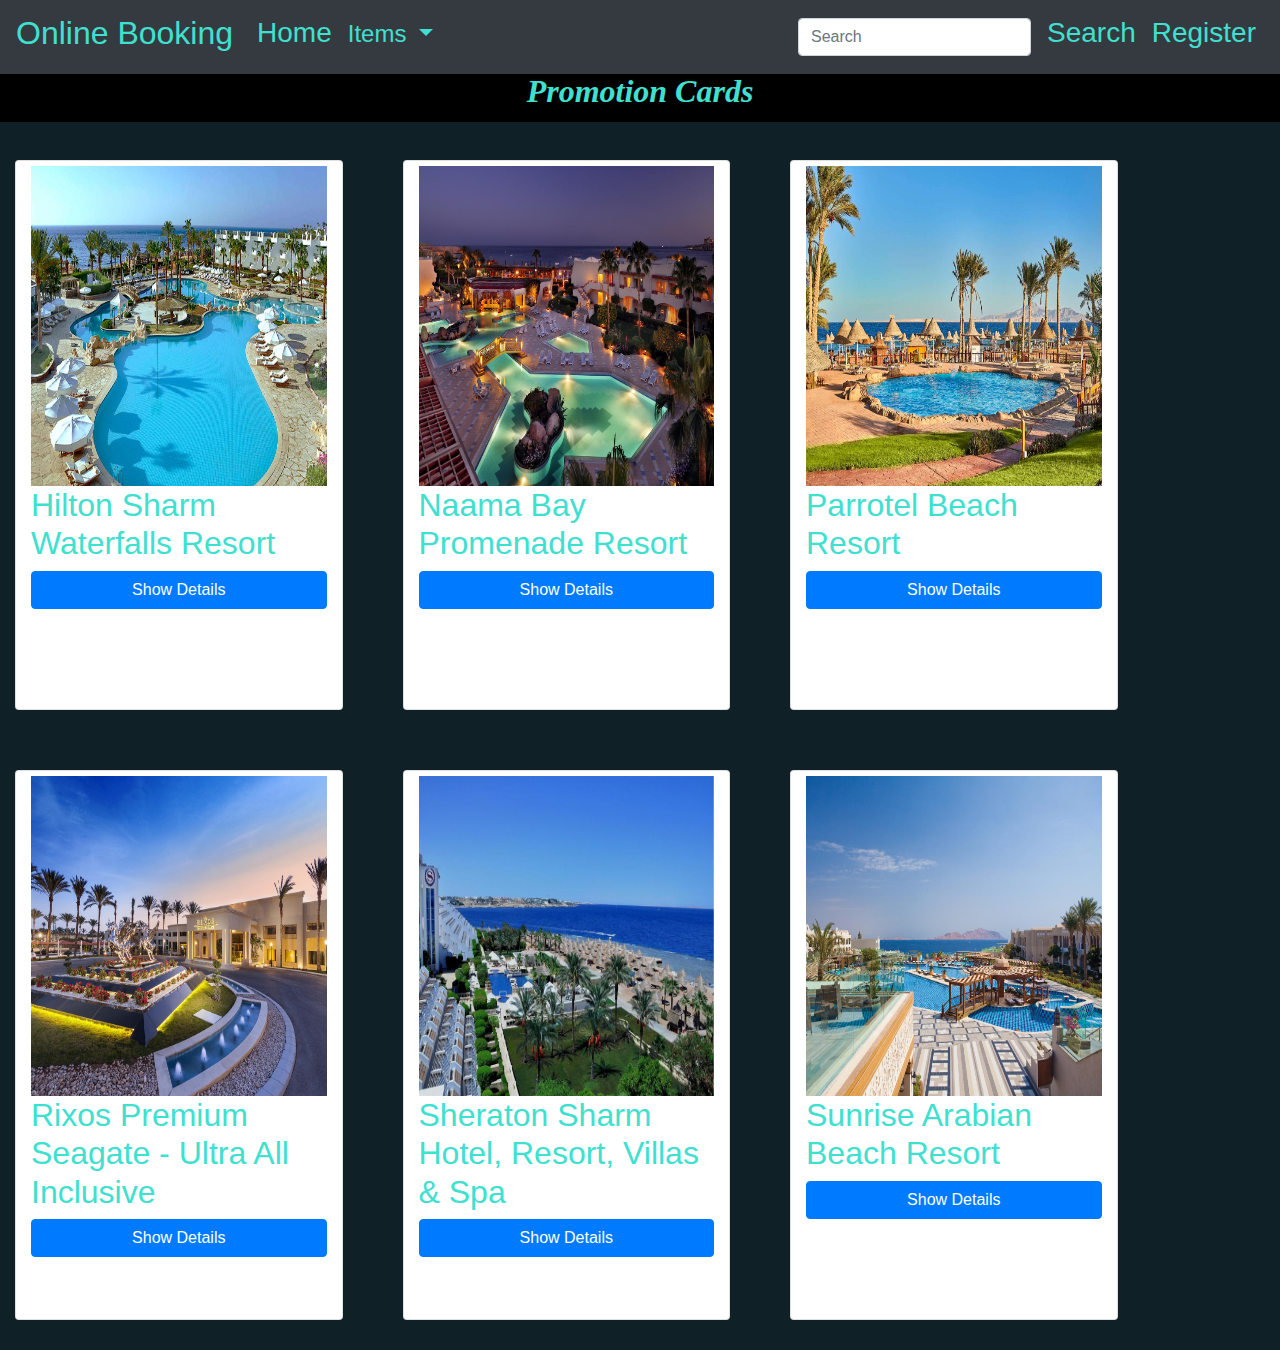
<file: index.html>
<!DOCTYPE html>
<html>
<head>
  <title>Online Booking</title>
  <meta charset="utf-8">
  <meta name="viewport" content="width=device-width, initial-scale=1">
  <link rel="stylesheet" href="css/style.css">
  <link rel="stylesheet" href="https://maxcdn.bootstrapcdn.com/bootstrap/4.5.2/css/bootstrap.min.css">
  <script src="https://ajax.googleapis.com/ajax/libs/jquery/3.5.1/jquery.min.js"></script>
  <script src="https://cdnjs.cloudflare.com/ajax/libs/popper.js/1.16.0/umd/popper.min.js"></script>
  <script src="https://maxcdn.bootstrapcdn.com/bootstrap/4.5.2/js/bootstrap.min.js"></script>
 
 </head>
 <body class="indexBody">
   <header>
    <nav class="navbar navbar-expand-lg
     navbar-dark bg-dark fixed-top">
      <a class="navbar-brand" href="#"><h2 class="font-color">Online Booking</h2></a>
      <button class="navbar-toggler" type="button" data-toggle="collapse" data-target="#navbarSupportedContent" aria-controls="navbarSupportedContent" aria-expanded="false" aria-label="Toggle navigation">
        <span class="navbar-toggler-icon"></span>
      </button>
    
      <div class="collapse navbar-collapse" id="navbarSupportedContent">
        <ul class="navbar-nav mr-auto">
          <li class="nav-item active">
            <a class="nav-link" href="#"><h3 class="font-color">Home</h3><span class="sr-only">(current)</span></a>
          </li>
          <li class="nav-item dropdown">
            <a class="nav-link dropdown-toggle" href="#" id="navbarDropdown" role="button" data-toggle="dropdown" aria-haspopup="true" aria-expanded="false">
              Items
            </a>
            <div id="dropdownMenu" class="dropdown-menu" aria-labelledby="navbarDropdown">
              <a class="dropdown-item " href="#"><span class="font-color">Item1</span></a>
              <a class="dropdown-item" href="#"><span class="font-color">Item2</span></a>
              <div class="dropdown-divider"></div>
              <a class="dropdown-item" href="#"><span class="font-color">Items</span></a>
            </div>
          </li>        
        </ul>
        <form class="form-inline my-2 my-lg-0">
          <input class="form-control mr-sm-2" type="search" placeholder="Search" aria-label="Search">           
          <ul class="navbar-nav mr-auto">
            <li>
              <a class="nav-link" href="#"><h3 class="font-color">Search</h3></a>
            </li>
            <li class="nav-item active">
             <a class="nav-link" href="register.html"><h3 class="font-color">Register</h3> </a>
            </li>
        </form>
      </div>
    </nav>
   </header><br><br><br>
    <!--------------------------------------------------------->
    <button class="upBotton">UP</button>
    <!--------------------------------------------------------->
    <section>
      <h1 class="promotionCards">Promotion Cards</h1>
      <div class="row">
        <div class="col-lg-3 col-md-4 col-sm-10 card">
          <img src="/images/Hilton_Waterfalls.jpg" alt="Hilton Waterfalls Resort" class="imgCard">
          <h2 class="font-color">Hilton Sharm Waterfalls Resort</h2>
          <button class="showDetails btn btn-primary">Show Details</button>
        </div>
        <div class="col-lg-3 col-md-4 col-sm-10 card">
          <img src="/images/Naama_Bay.jpg" alt="Naama Bay" class="imgCard">
          <h2 class="font-color">Naama Bay Promenade Resort</h2>
          <button class="showDetails btn btn-primary">Show Details</button>
        </div>
        <div class="col-lg-3 col-md-4 col-sm-10 card">
          <img src="/images/Parrotel_Beach.jpg" alt="Parrotel Beach" class="imgCard">
          <h2 class="font-color">Parrotel Beach Resort</h2>
          <button class="showDetails btn btn-primary">Show Details</button>
        </div>
        <div class="col-lg-3 col-md-4 col-sm-10 card">
          <img src="/images/Rixos.jpg" alt="Rixos Premium Seagate" class="imgCard">
          <h2 class="font-color">Rixos Premium Seagate - Ultra All Inclusive</h2>
          <button class="showDetails btn btn-primary">Show Details</button>
        </div>
        <div class="col-lg-3 col-md-4 col-sm-10 card">
          <img src="/images/Sheraton.jpg" alt="Sheraton Sharm Hotel" class="imgCard">
          <h2 class="font-color">Sheraton Sharm Hotel, Resort, Villas & Spa</h2>
          <button class="showDetails btn btn-primary">Show Details</button>
        </div>
        <div class="col-lg-3 col-md-4 col-sm-10 card">
          <img src="/images/sunrise-arabian.jpg" alt="Sunrise Arabian Beach" class="imgCard">
          <h2 class="font-color">Sunrise Arabian Beach Resort</h2>
          <button class="showDetails btn btn-primary">Show Details</button>
        </div>
      </div>
    </section>
    

    
    <!------------------------------------------------------->
   <script src="js/jquery-3.5.1.min.js"></script>
   <script src="js/plugins.js"></script>
   <script src="js/vue.js"></script>
   <script src="js/script.js"></script>
 </body>
</html>
</file>
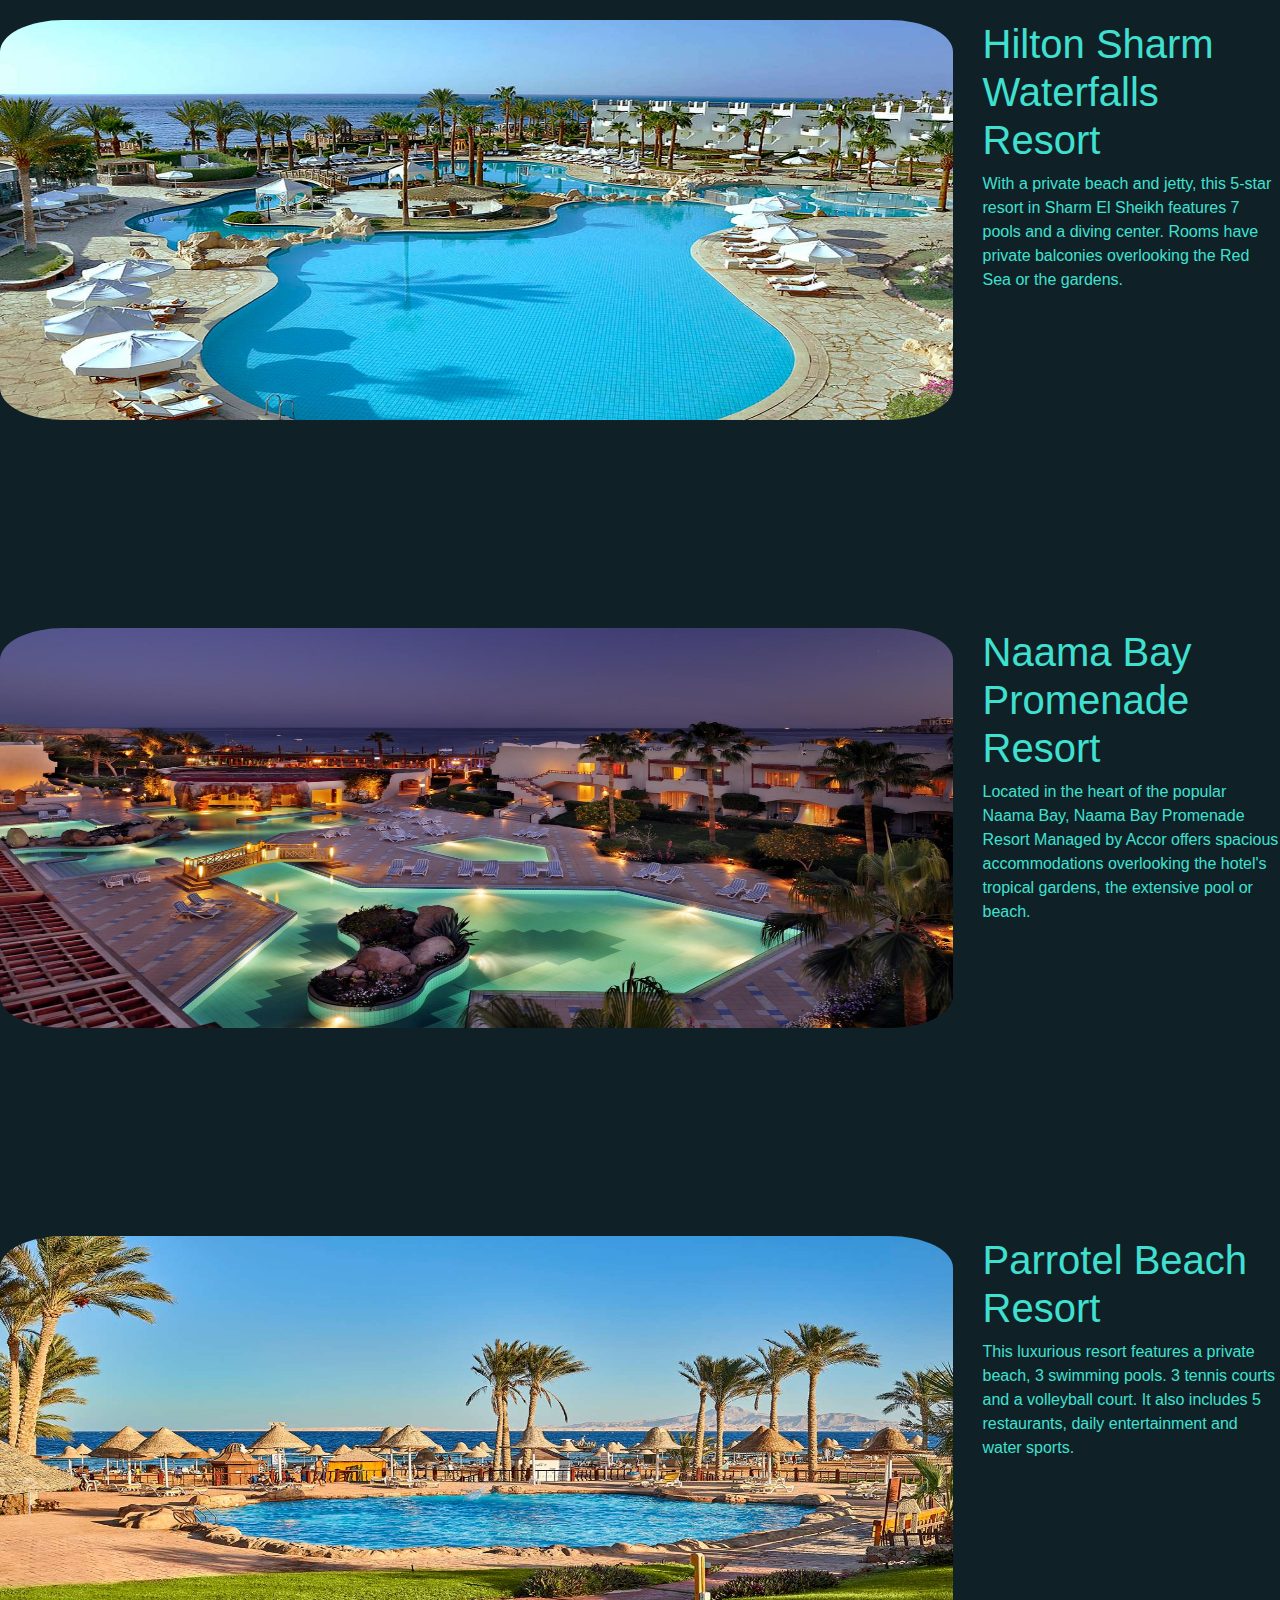
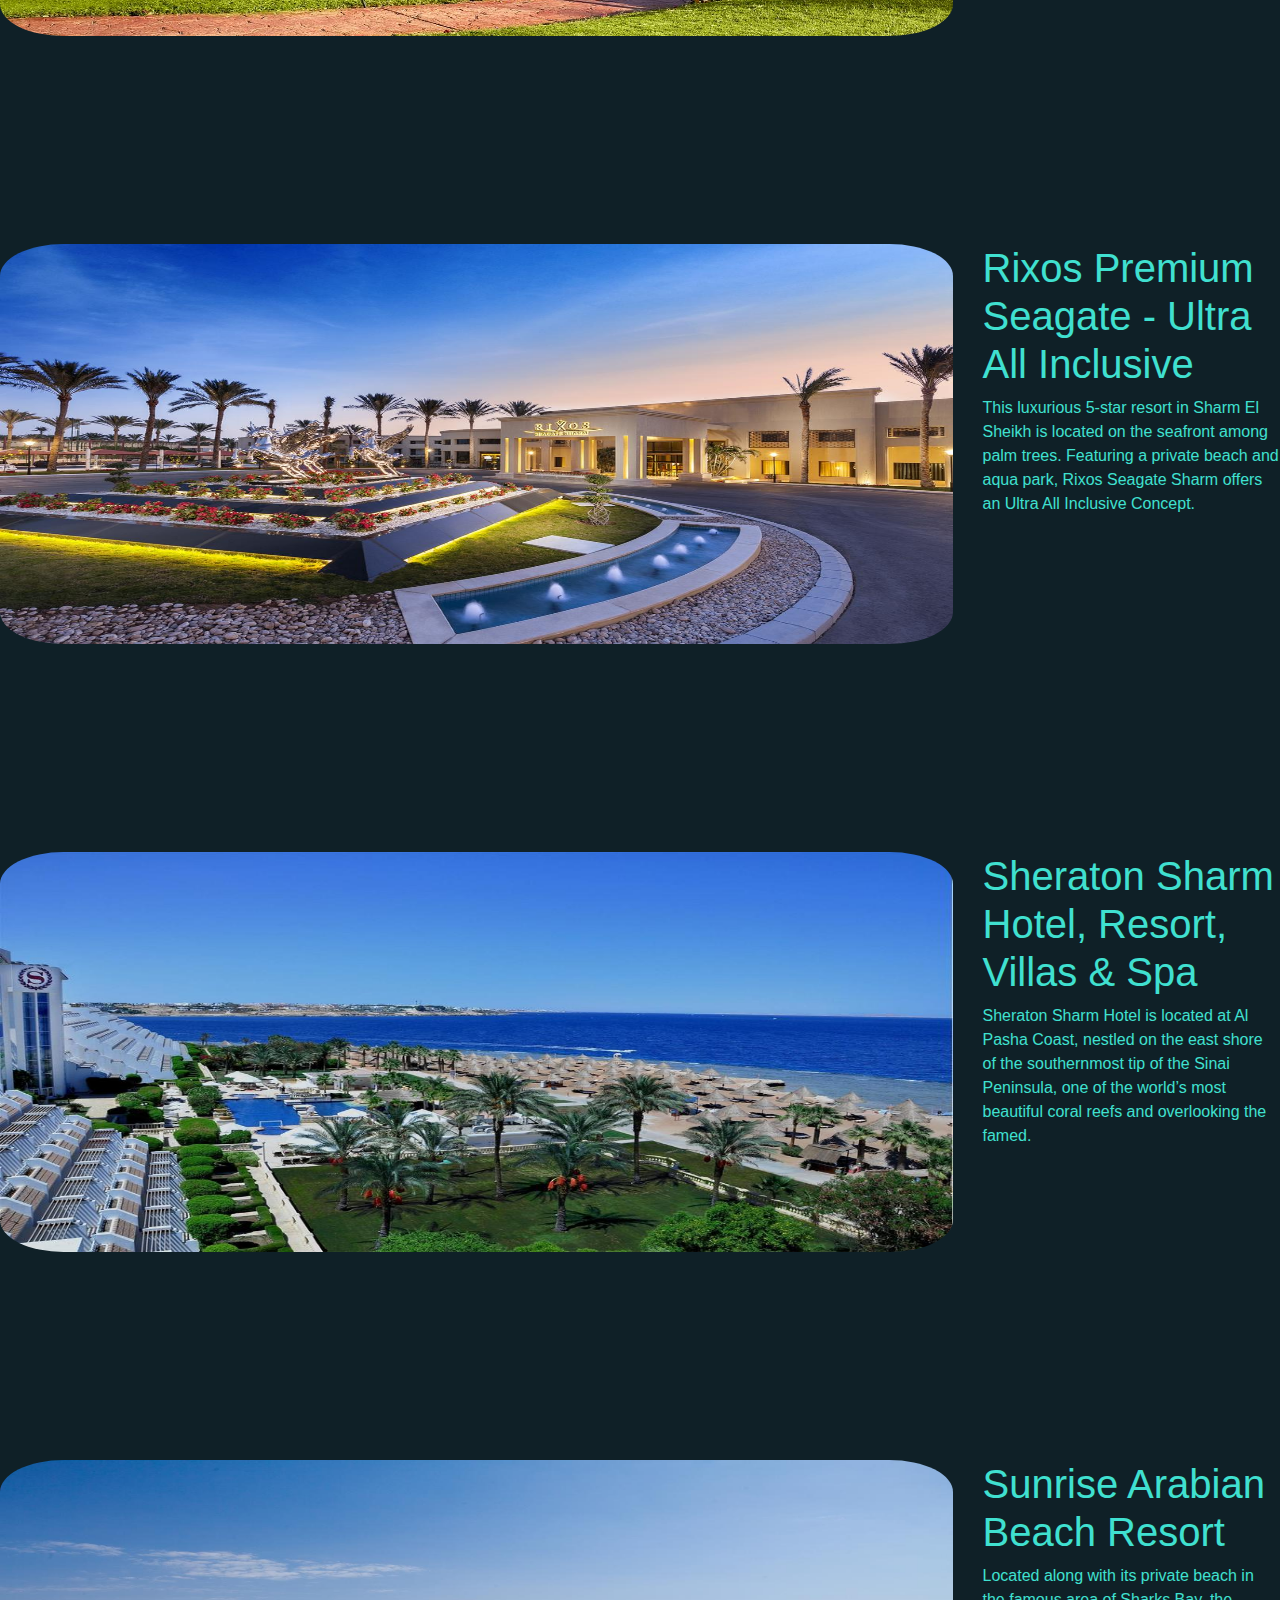
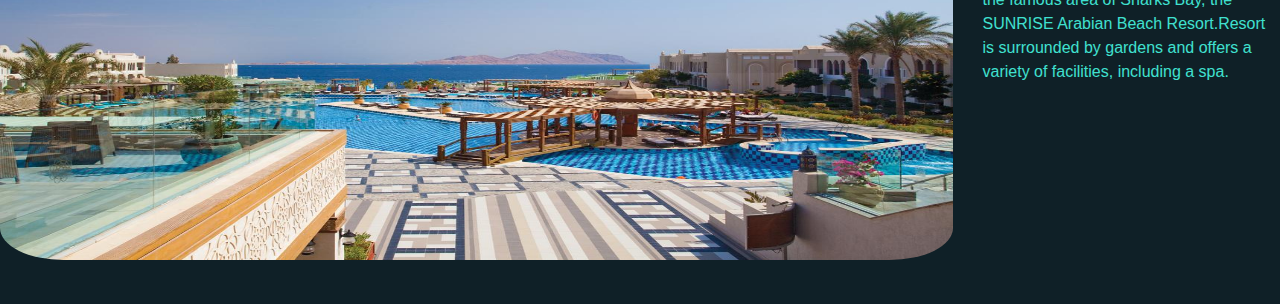
<file: promotion details.html>
<!DOCTYPE html>
<html>
<head>
  <title>Register</title>
  <meta charset="utf-8">
  <meta name="viewport" content="width=device-width, initial-scale=1">
  <link rel="stylesheet" href="css/style.css">
  <link rel="stylesheet" href="https://maxcdn.bootstrapcdn.com/bootstrap/4.5.2/css/bootstrap.min.css">
  <script src="https://ajax.googleapis.com/ajax/libs/jquery/3.5.1/jquery.min.js"></script>
  <script src="https://cdnjs.cloudflare.com/ajax/libs/popper.js/1.16.0/umd/popper.min.js"></script>
  <script src="https://maxcdn.bootstrapcdn.com/bootstrap/4.5.2/js/bootstrap.min.js"></script>
 
 </head>
 <body class="promotionBody">
     <section>
       <div class="row cardDetails">
        <img src="/images/Hilton_Waterfalls.jpg" alt="Hilton Waterfalls Resort" class="imgDetails col-md-9 col-sm-7">
        <div class="col-md-3 col-sm-5">
          <h1 class="font-color">Hilton Sharm Waterfalls Resort</h1>
          <p class="font-color">With a private beach and jetty, this 5-star resort in Sharm El Sheikh features 7 pools and a diving center. Rooms have private balconies overlooking the Red Sea or the gardens.</p>
        </div>
       </div><br><br><br><br><br><br><br>
       <div class="row cardDetails">
        <img src="/images/Naama_Bay.jpg" alt="Naama Bay" class="imgDetails col-md-9 col-sm-7">
        <div class="col-md-3 col-sm-5">
          <h1 class="font-color">Naama Bay Promenade Resort</h1>
          <p class="font-color">Located in the heart of the popular Naama Bay, Naama Bay Promenade Resort Managed by Accor offers spacious accommodations overlooking the hotel's tropical gardens, the extensive pool or beach.</p>
        </div>
       </div><br><br><br><br><br><br><br>
       <div class="row cardDetails">
        <img src="/images/Parrotel_Beach.jpg" alt="Parrotel Beach" class="imgDetails col-md-9 col-sm-7">
        <div class="col-md-3 col-sm-5">
          <h1 class="font-color">Parrotel Beach Resort</h1>
          <p class="font-color">This luxurious resort features a private beach, 3 swimming pools. 3 tennis courts and a volleyball court. It also includes 5 restaurants, daily entertainment and water sports.</p>
        </div>
       </div><br><br><br><br><br><br><br>
       <div class="row cardDetails">
        <img src="/images/Rixos.jpg" alt="Rixos Premium Seagate" class="imgDetails col-md-9 col-sm-7">
        <div class="col-md-3 col-sm-5">
          <h1 class="font-color">Rixos Premium Seagate - Ultra All Inclusive</h1>
          <p class="font-color">This luxurious 5-star resort in Sharm El Sheikh is located on the seafront among palm trees. Featuring a private beach and aqua park, Rixos Seagate Sharm offers an Ultra All Inclusive Concept.</p>
        </div>
       </div><br><br><br><br><br><br><br>
       <div class="row cardDetails">
        <img src="/images/Sheraton.jpg" alt="Sheraton Sharm Hotel" class="imgDetails col-md-9 col-sm-7">
        <div class="col-md-3 col-sm-5">
          <h1 class="font-color">Sheraton Sharm Hotel, Resort, Villas & Spa</h1>
          <p class="font-color">Sheraton Sharm Hotel is located at Al Pasha Coast, nestled on the east shore of the southernmost tip of the Sinai Peninsula, one of the world’s most beautiful coral reefs and overlooking the famed.</p>
        </div>
       </div><br><br><br><br><br><br><br>
       <div class="row cardDetails">
        <img src="/images/sunrise-arabian.jpg" alt="Sunrise Arabian Beach" class="imgDetails col-md-9 col-sm-7">
        <div class="col-md-3 col-sm-5">
          <h1 class="font-color">Sunrise Arabian Beach Resort</h1>
          <p class="font-color">Located along with its private beach in the famous area of Sharks Bay, the SUNRISE Arabian Beach Resort.Resort is surrounded by gardens and offers a variety of facilities, including a spa.</p>
        </div>
       </div><br>
     </section>
     
 
     <!---------------------------------------------->
   <script src="js/jquery-3.5.1.min.js"></script>
   <script src="js/plugins.js"></script>
   <script src="js/vue.js"></script>
   <script src="js/script.js"></script>
 </body>
 </html>
</file>
<file: css/style.css>
.indexBody,.registerBody,.promotionBody
{
    background-color: #0F2027;
    overflow-x: hidden;
}
.font-color
{
    color: turquoise;
}
#navbarDropdown
{
    color: turquoise;
    font-size: x-large;
}
#dropdownMenu
{
    background-color: #0F2027 ;
}

.promotionCards
{
    width: 100%;
    height: 50px;
    font-size: xx-large;
    font-style: italic;
    font-family: cursive;
    background-color: black;
    color: turquoise;
    font-weight: bolder;
    text-align: center;
    -webkit-animation: promotionCards 1s ease-in-out infinite alternate;
    -moz-animation: promotionCards 1s ease-in-out infinite alternate;
    animation: promotionCards 1s ease-in-out infinite alternate;
}
@-webkit-keyframes promotionCards {
    from {
      text-shadow: 0 0 10px #fff, 0 0 20px #fff, 0 0 30px #e60073, 0 0 40px #e60073, 0 0 50px #e60073, 0 0 60px #e60073, 0 0 70px #e60073;
    }
    
    to {
      text-shadow: 0 0 20px #fff, 0 0 30px #ff4da6, 0 0 40px #ff4da6, 0 0 50px #ff4da6, 0 0 60px #ff4da6, 0 0 70px #ff4da6, 0 0 80px #ff4da6;
    }
  }
  .card
  {
      width:550px;
      height:550px;
      margin: 30px;
  }
  .imgCard
{
    width: 100%;
    height: 320px;
    margin-top: 5px;
    align-items: center;
}
.upBotton
{
    width:35x;
    height: 40px;
    font-size: x-large;
    color: turquoise;
    background-color: darkslategray;
    border-radius: 50%;
    border: 2px solid turquoise;
    position: fixed;
    right:20px;
    bottom: 10px;
    display:none;
    z-index: 99;
}
.upBotton:hover
{
    background-color: teal;
}

input[type=text], input[type=password],input[type=email] {
    width: 100%;
    padding: 15px;
    margin: 5px 0 22px 0;
    display: inline-block;
    border: none;
    background: #f1f1f1;
  }
  
  input[type=text]:focus, input[type=password]:focus,input[type=email]:focus, input[type=date] {
    background-color: #ddd;
    outline: none;
    border: 2px solid turquoise;
  }
.cardDetails
{
    width: auto;
    height: 400px;
    margin: 20px;
}
.imgDetails
{
    width:500px ;
    height: 400px;
    border-radius: 8%;
}
.loginText,.signUpText
{
    text-align: center;
    color: turquoise;
}
.signIn,.signUp
{
      width: 420px;
      height: 645px;
      margin: 20px;
      border: 3px solid teal;
      border-radius: 5%;
}
.errText
{
    color: red;
}




::-webkit-scrollbar 
{
    width: 18px;
}
::-webkit-scrollbar-track 
{
    box-shadow: inset 0 0 5px black; 
    background-color: #F5F5F5;
    border-radius: 10px;
}
::-webkit-scrollbar-thumb 
{
    background: teal; 
    border-radius:40px;
}
::-webkit-scrollbar-thumb:hover 
{
    background: turquoise; 
}
</file>
